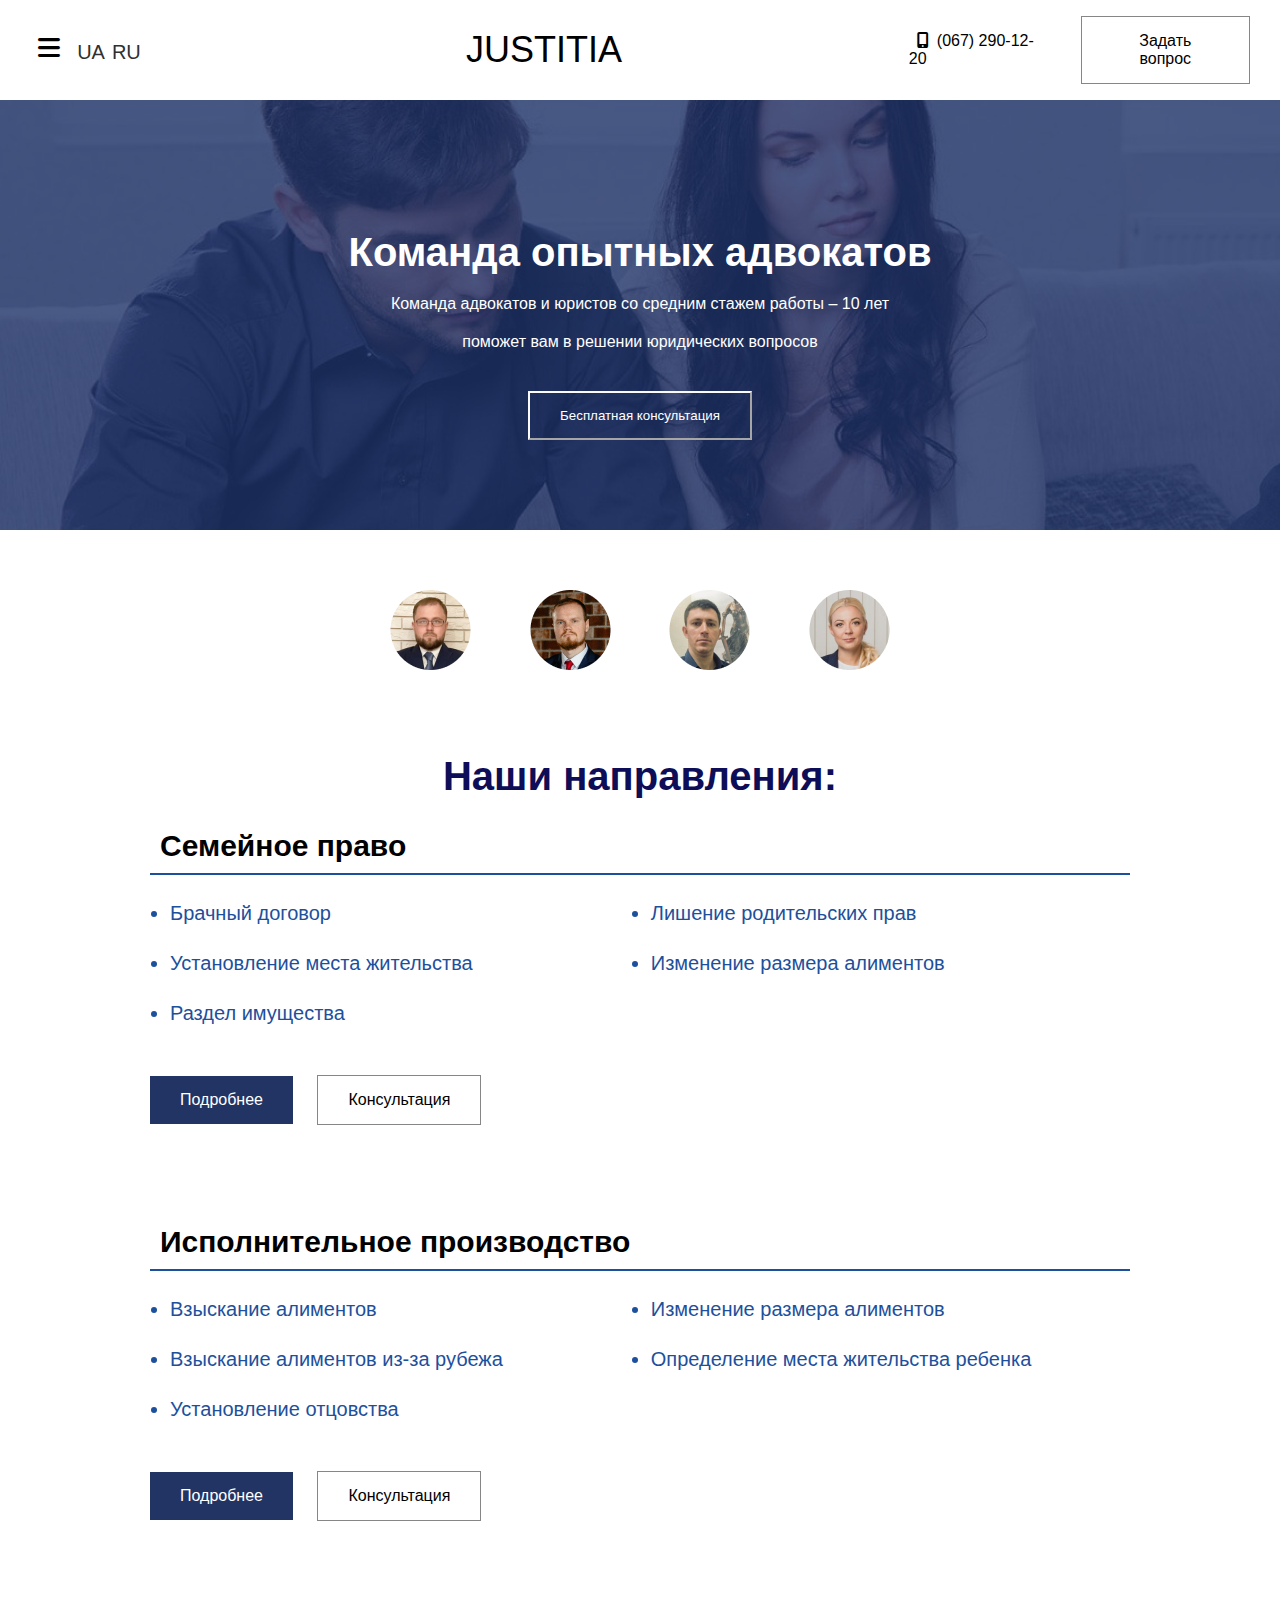
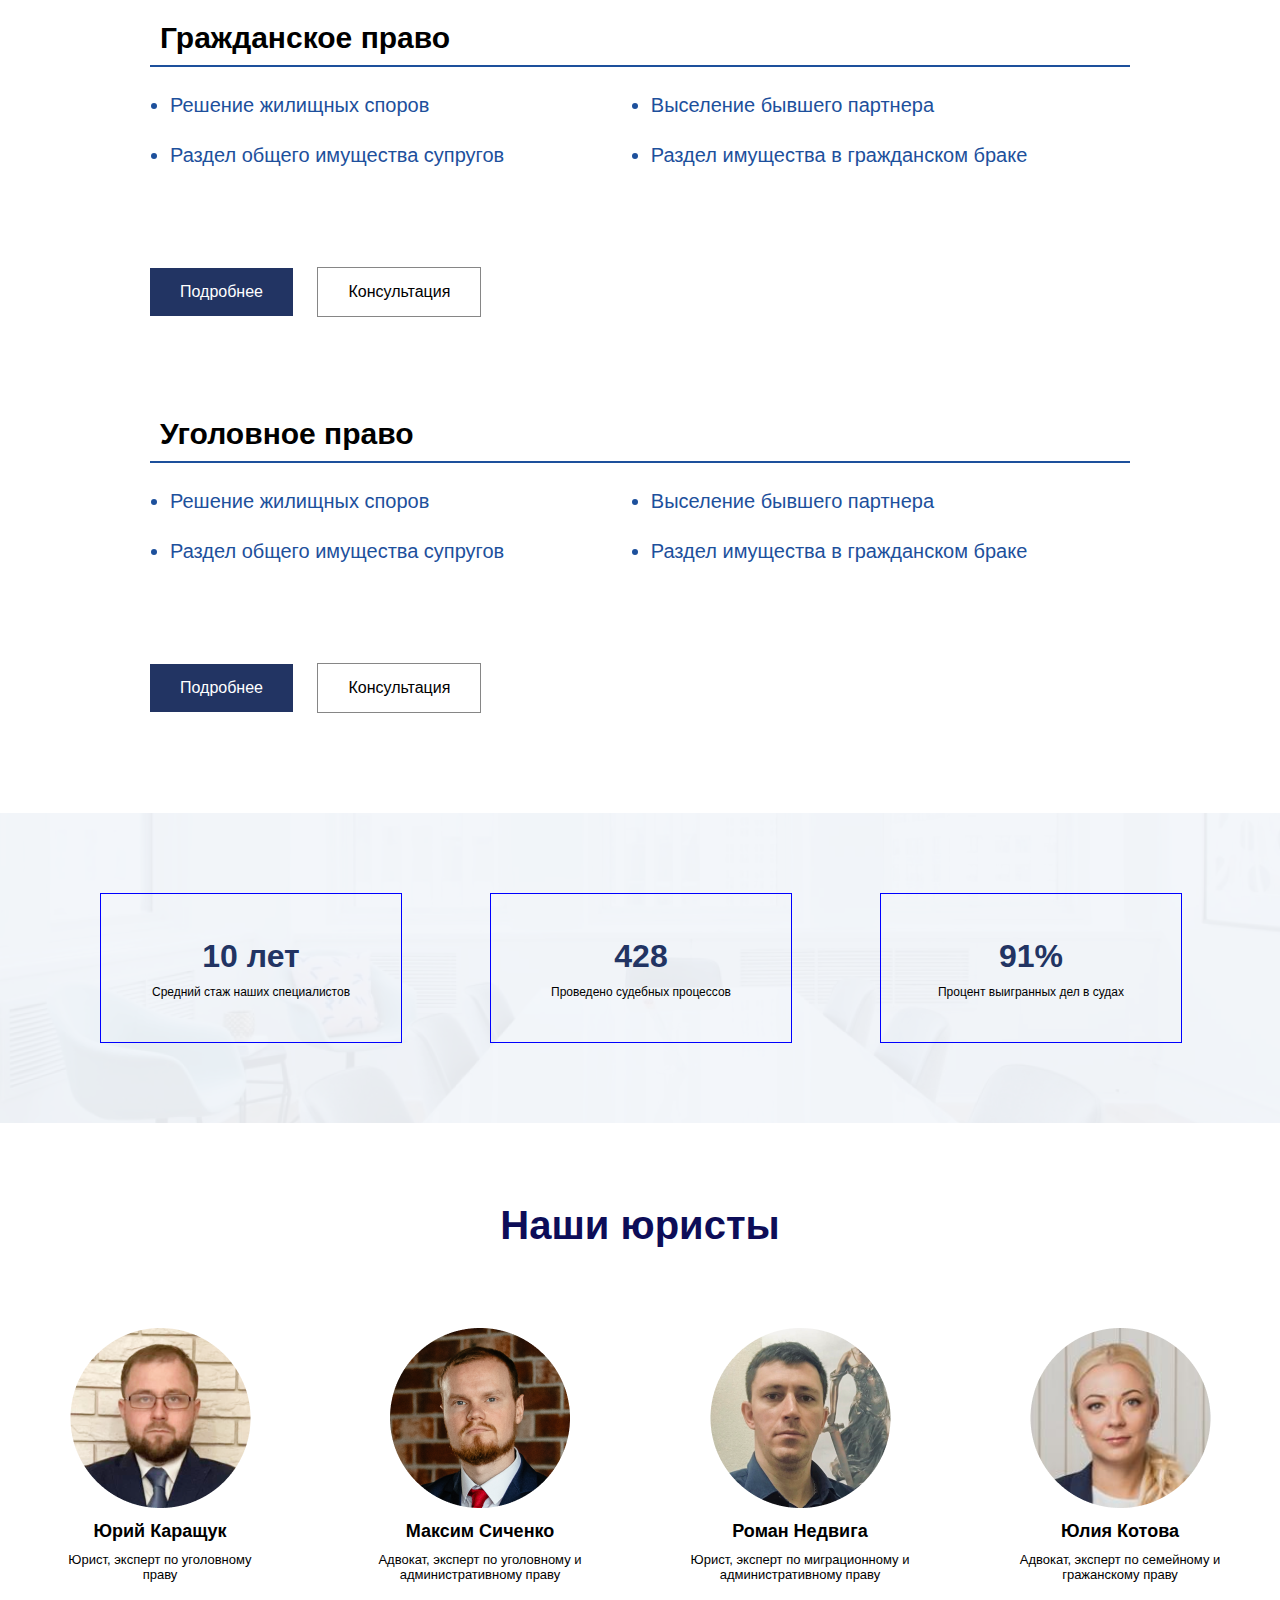
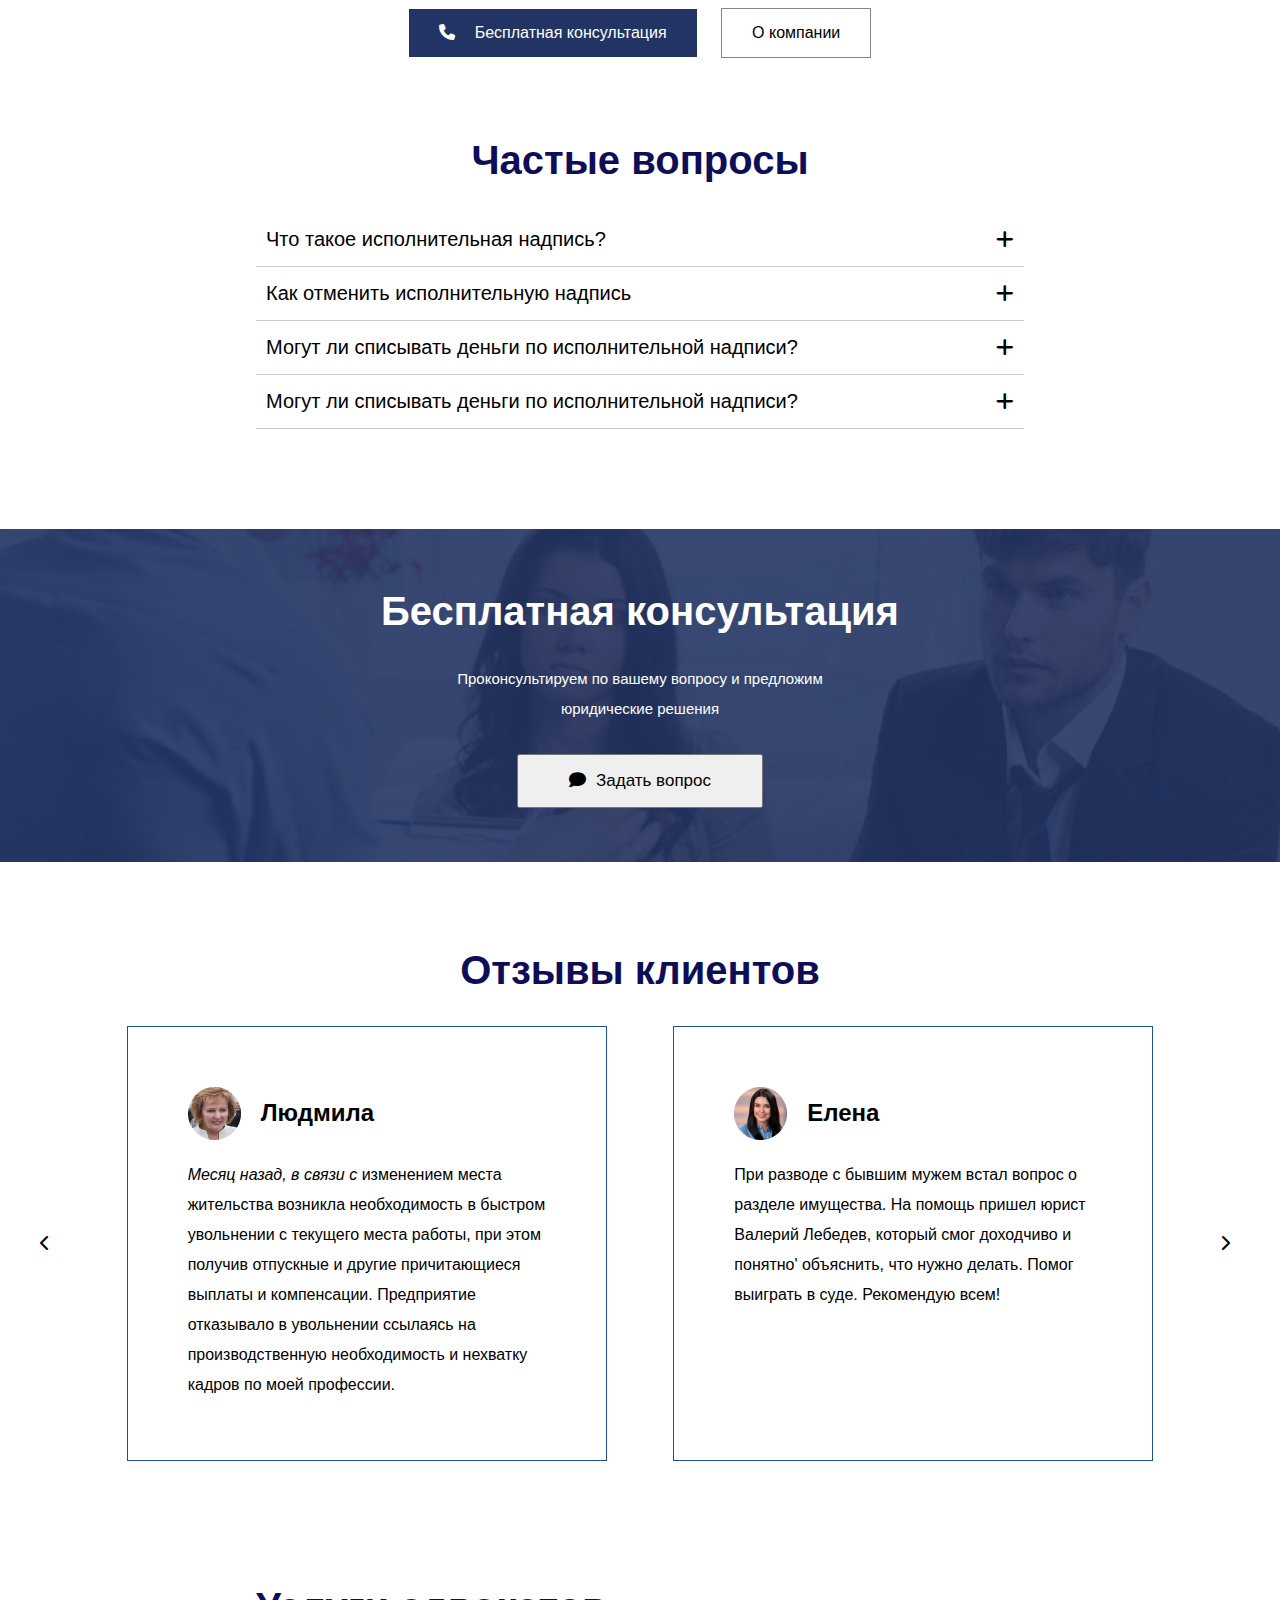
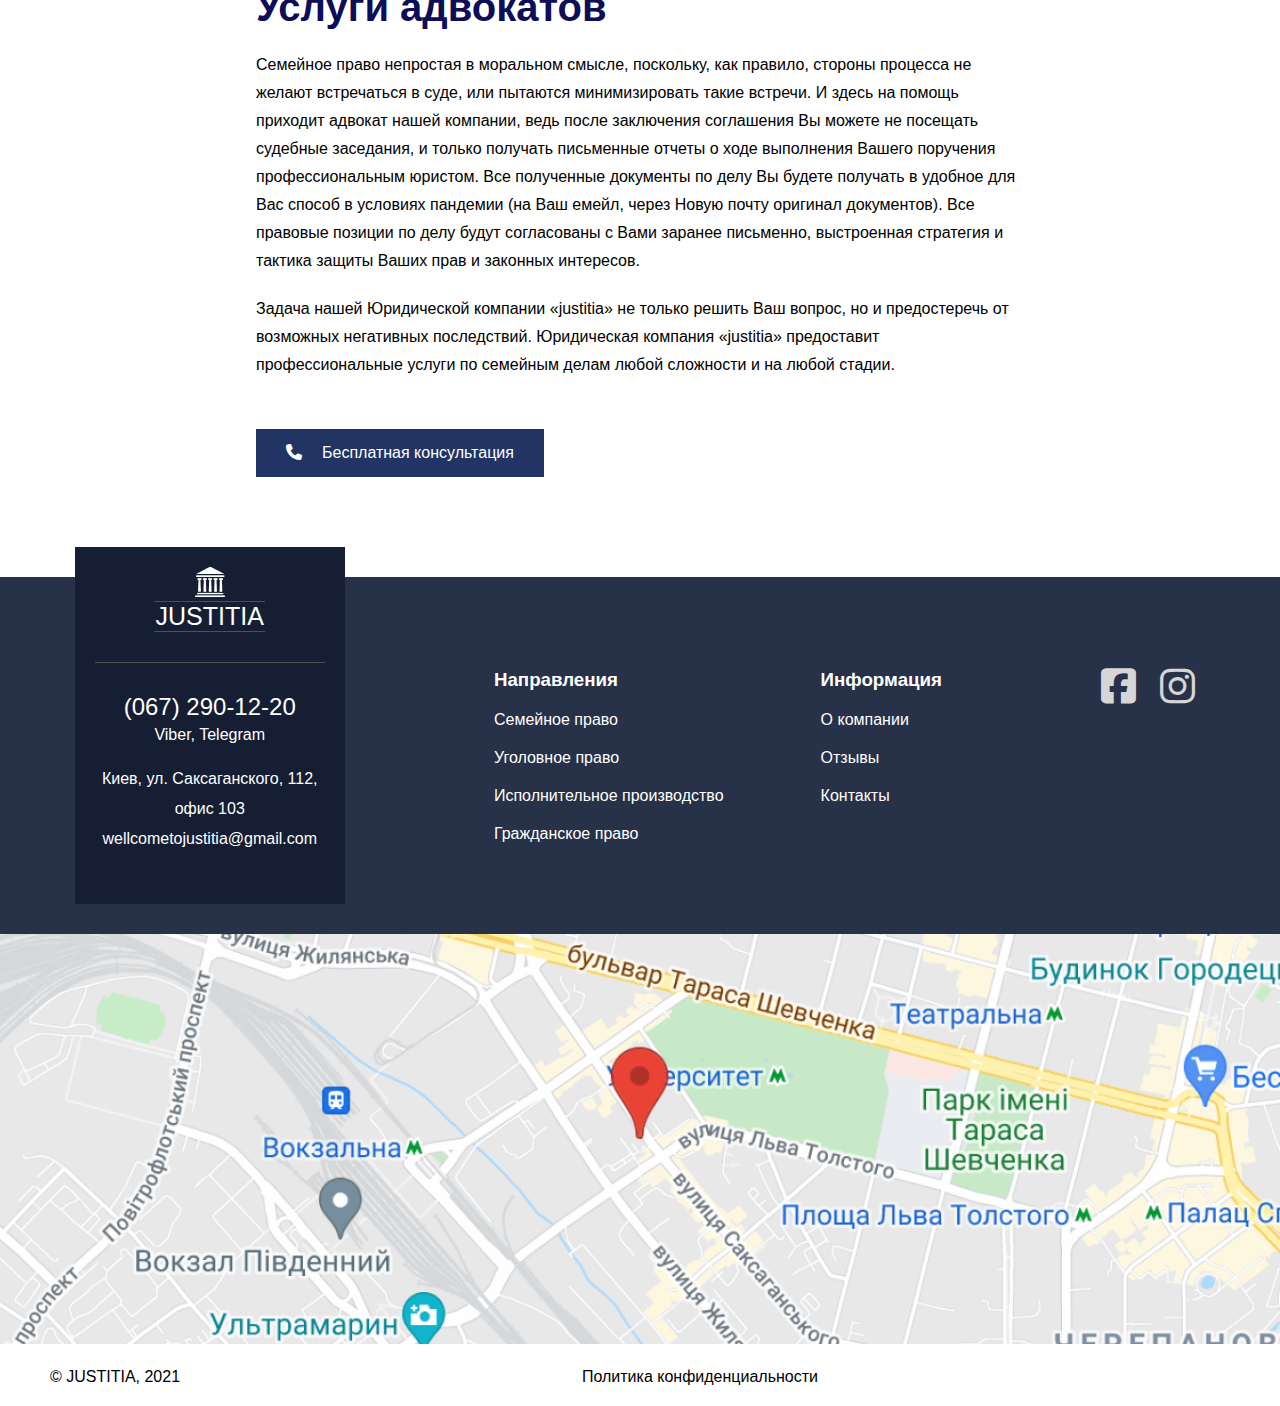
<file: Examen_4/index.html>
<!DOCTYPE html>
<html lang="en">

<head>
    <meta charset="UTF-8" />
    <meta name="viewport" content="width=device-width, initial-scale=1.0" />
    <link rel="stylesheet" href="./style.css" />
    <link rel="stylesheet" href="./fontawesome-free-6.5.2-web/css/all.css" />
    <title>Document</title>
</head>

<body>
    <menu>
        <div class="box1">
            <i class="fa-solid fa-bars"></i>
            <div class="language">
                <a href="">UA</a>
                <a href="">RU</a>
            </div>
        </div>
        <div class="box2">
            <h1>justitia</h1>
        </div>
        <div class="box3">
            <p><i class="fa-solid fa-mobile-screen-button"></i>(067) 290-12-20</p>
            <button class="button1">Задать вопрос</button>
        </div>
        <div class="icon_media1">
            <i class="fa-solid fa-comment"></i>
            <i class="fa-solid fa-phone"></i>
        </div>
    </menu>
    <div class="body1">
        <h1>Команда опытных адвокатов</h1>
        <p>Команда адвокатов и юристов со средним стажем работы – 10 лет</p>
        <p>поможет вам в решении юридических вопросов</p>
        <button>Бесплатная консультация</button>
    </div>
    <div class="image1">
        <img src="./Frame 50.png" alt="" />
        <img src="./Frame 51.png" alt="" />
        <img src="./Frame 52.png" alt="" />
        <img src="./Frame 53.png" alt="" />
    </div>
    <h1 class="h11">Наши направления:</h1>
    <div class="body2">
        <h1 class="name">Семейное право</h1>
        <div class="list1">
            <ul>
                <li>Брачный договор<i class="fa-solid fa-chevron-right"></i></li>
            </ul>
            <ul>
                <li>
                    Лишение родительских прав <i class="fa-solid fa-chevron-right"></i>
                </li>
            </ul>
            <ul>
                <li>
                    Установление места жительства<i class="fa-solid fa-chevron-right"></i>
                </li>
            </ul>
            <ul>
                <li>
                    Изменение размера алиментов<i class="fa-solid fa-chevron-right"></i>
                </li>
            </ul>
            <ul>
                <li>Раздел имущества<i class="fa-solid fa-chevron-right"></i></li>
            </ul>
            <ul>
                <li class="n5">
                    Раздел имущества при разводе<i class="fa-solid fa-chevron-right"></i>
                </li>
            </ul>
            <ul>
                <li class="n5">
                    Взыскание алиментов через судр<i class="fa-solid fa-chevron-right"></i>
                </li>
            </ul>
            <ul>
                <li class="n5">
                    Запрет прав на общение с ребенком<i class="fa-solid fa-chevron-right"></i>
                </li>
            </ul>
        </div>
        <div class="bitonho1">
            <button class="button2">Подробнее</button>
            <button class="button1">Консультация</button>
        </div>

        <h1 class="name">Исполнительное производство</h1>
        <div class="list1">
            <ul>
                <li>Взыскание алиментов<i class="fa-solid fa-chevron-right"></i></li>
            </ul>
            <ul>
                <li>
                    Изменение размера алиментов
                    <i class="fa-solid fa-chevron-right"></i>
                </li>
            </ul>
            <ul>
                <li>
                    Взыскание алиментов из-за рубежа<i class="fa-solid fa-chevron-right"></i>
                </li>
            </ul>
            <ul>
                <li>
                    Определение места жительства ребенка<i class="fa-solid fa-chevron-right"></i>
                </li>
            </ul>
            <ul>
                <li>
                    Установление отцовства<i class="fa-solid fa-chevron-right"></i>
                </li>
            </ul>
            <ul>
                <li class="n5">
                    Раздел имущества при разводе<i class="fa-solid fa-chevron-right"></i>
                </li>
            </ul>
            <ul>
                <li class="n5">
                    Взыскание алиментов через судр<i class="fa-solid fa-chevron-right"></i>
                </li>
            </ul>
            <ul>
                <li class="n5">
                    Запрет прав на общение с ребенком<i class="fa-solid fa-chevron-right"></i>
                </li>
            </ul>
        </div>
        <div class="bitonho1">
            <button class="button2">Подробнее</button>
            <button class="button1">Консультация</button>
        </div>

        <h1 class="name">Гражданское право</h1>
        <div class="list1">
            <ul>
                <li>
                    Решение жилищных споров<i class="fa-solid fa-chevron-right"></i>
                </li>
            </ul>
            <ul>
                <li>
                    Выселение бывшего партнера <i class="fa-solid fa-chevron-right"></i>
                </li>
            </ul>
            <ul>
                <li>
                    Раздел общего имущества супругов<i class="fa-solid fa-chevron-right"></i>
                </li>
            </ul>
            <ul>
                <li>
                    Раздел имущества в гражданском браке<i class="fa-solid fa-chevron-right"></i>
                </li>
            </ul>
            <ul>
                <li class="n5">
                    Раздел имущества<i class="fa-solid fa-chevron-right"></i>
                </li>
            </ul>
            <ul>
                <li class="n5">
                    Раздел имущества при разводе<i class="fa-solid fa-chevron-right"></i>
                </li>
            </ul>
            <ul>
                <li class="n5">
                    Взыскание алиментов через судр<i class="fa-solid fa-chevron-right"></i>
                </li>
            </ul>
            <ul>
                <li class="n5">
                    Запрет прав на общение с ребенком<i class="fa-solid fa-chevron-right"></i>
                </li>
            </ul>
        </div>
        <div class="bitonho1">
            <button class="button2">Подробнее</button>
            <button class="button1">Консультация</button>
        </div>

        <h1 class="name">Уголовное право</h1>
        <div class="list1">
            <ul>
                <li>
                    Решение жилищных споров<i class="fa-solid fa-chevron-right"></i>
                </li>
            </ul>
            <ul>
                <li>
                    Выселение бывшего партнера<i class="fa-solid fa-chevron-right"></i>
                </li>
            </ul>
            <ul>
                <li>
                    Раздел общего имущества супругов<i class="fa-solid fa-chevron-right"></i>
                </li>
            </ul>
            <ul>
                <li>
                    Раздел имущества в гражданском браке<i class="fa-solid fa-chevron-right"></i>
                </li>
            </ul>
            <ul>
                <li class="n5">
                    Раздел имущества<i class="fa-solid fa-chevron-right"></i>
                </li>
            </ul>
            <ul>
                <li class="n5">
                    Раздел имущества при разводе<i class="fa-solid fa-chevron-right"></i>
                </li>
            </ul>
            <ul>
                <li class="n5">
                    Взыскание алиментов через судр<i class="fa-solid fa-chevron-right"></i>
                </li>
            </ul>
            <ul>
                <li class="n5">
                    Запрет прав на общение с ребенком<i class="fa-solid fa-chevron-right"></i>
                </li>
            </ul>
        </div>
        <div class="bitonho1">
            <button class="button2">Подробнее</button>
            <button class="button1">Консультация</button>
        </div>
    </div>
    <div class="body3">
        <div class="cont1">
            <div class="bo1">
                <h1>10 лет</h1>
                <p>Средний стаж наших специалистов</p>
            </div>
            <div class="bo1">
                <h1>428</h1>
                <p>Проведено судебных процессов</p>
            </div>
            <div class="bo1">
                <h1>91%</h1>
                <p>Процент выигранных дел в судах</p>
            </div>
        </div>
    </div>

    <h1 class="h11 h12">Наши юристы</h1>
    <div class="yurist">
        <div class="profel">
            <img src="./Mask Group5.png" alt="" />
            <h3>Юрий Каращук</h3>
            <p>Юрист, эксперт по уголовному праву</p>
        </div>
        <div class="profel">
            <img src="./Mask Group6.png" alt="" />
            <h3>Максим Сиченко</h3>
            <p>Адвокат, эксперт по уголовному и административному праву</p>
        </div>
        <div class="profel">
            <img src="./Mask Group8.png" alt="" />
            <h3>Роман Недвига</h3>
            <p>Юрист, эксперт по миграционному и административному праву</p>
        </div>
        <div class="profel">
            <img src="./Mask Group9.png" alt="" />
            <h3>Юлия Котова</h3>
            <p>Адвокат, эксперт по семейному и гражанскому праву</p>
        </div>
    </div>
    <div class="butn2">
        <button class="button2">
            <i class="fa-solid fa-phone"></i>Бесплатная консультация
        </button>
        <button class="button1">О компании</button>
    </div>
    <h1 class="h11">Частые вопросы</h1>
    <div class="savol">
        <div class="flex f1">
            <div>Что такое исполнительная надпись?</div>
            <div><i class="fa-solid fa-plus"></i></div>
        </div>
        <div class="flex">
            <div>Как отменить исполнительную надпись</div>
            <div><i class="fa-solid fa-plus"></i></div>
        </div>
        <div class="flex">
            <div>Могут ли списывать деньги по исполнительной надписи?</div>
            <div><i class="fa-solid fa-plus"></i></div>
        </div>
        <div class="flex">
            <div>Могут ли списывать деньги по исполнительной надписи?</div>
            <div><i class="fa-solid fa-plus"></i></div>
        </div>
    </div>
    <div class="body4">
        <h1>Бесплатная консультация</h1>
        <p>
            Проконсультируем по вашему вопросу и предложим <br />
            юридические решения
        </p>
        <button class="buton3">
            <i class="fa-solid fa-comment"></i>Задать вопрос
        </button>
    </div>
    <h1 class="h11 h15">Отзывы клиентов</h1>
    <div class="body5">
        <i class="fa-solid fa-chevron-left" id="left"></i>
        <div class="lyudmila">
            <div class="df">
                <img src="./Mask Group3.png" alt="" />
                <h2>Людмила</h2>
            </div>
            <p>
                <i>Месяц назад, в связи с </i>изменением места жительства возникла
                необходимость в быстром увольнении с текущего места работы, при этом
                получив отпускные и другие причитающиеся выплаты и компенсации.
                Предприятие отказывало в увольнении ссылаясь на производственную
                необходимость и нехватку кадров по моей профессии.
            </p>
            <p class="nuqta">...</p>
        </div>
        <div class="elana">
            <div class="df">
                <img src="./Mask Group4.png" alt="" />
                <h2>Елена</h2>
            </div>
            <p>
                При разводе с бывшим мужем встал вопрос о разделе имущества. На помощь
                пришел юрист Валерий Лебедев, который смог доходчиво и понятно'
                объяснить, что нужно делать. Помог выиграть в суде. Рекомендую всем!
            </p>
        </div>
        <i class="fa-solid fa-chevron-right" id="right"></i>
    </div>
    <div class="body6">
        <h1 class="h11 h13">Услуги адвокатов</h1>
        <p>
            Семейное право непростая в моральном смысле, поскольку, как правило,
            стороны процесса не желают встречаться в суде, или пытаются
            минимизировать такие встречи. И здесь на помощь приходит адвокат нашей
            компании, ведь после заключения соглашения Вы можете не посещать
            судебные заседания, и только получать письменные отчеты о ходе
            выполнения Вашего поручения профессиональным юристом. Все полученные
            документы по делу Вы будете получать в удобное для Вас способ в условиях
            пандемии (на Ваш емейл, через Новую почту оригинал документов). Все
            правовые позиции по делу будут согласованы с Вами заранее письменно,
            выстроенная стратегия и тактика защиты Ваших прав и законных интересов.
        </p>
        <p>
            Задача нашей Юридической компании «justitia» не только решить Ваш
            вопрос, но и предостеречь от возможных негативных последствий.
            Юридическая компания «justitia» предоставит профессиональные услуги по
            семейным делам любой сложности и на любой стадии.
        </p>
        <button class="button2 button4">
            <i class="fa-solid fa-phone"></i>Бесплатная консультация
        </button>
    </div>
    <div class="body7">
        <div class="boxx1">
            <img src="./image 1 (Traced).png" alt="" />
            <h1 class="h6">justitia</h1>
            <h2 class="tel">(067) 290-12-20</h2>
            <p class="adres">Viber, Telegram</p>
            <p class="adres2">
                Киев, ул. Саксаганского, 112, офис 103 wellcometojustitia@gmail.com
            </p>
        </div>
        <div class="informatsia">
            <div class="in1">
                <h3>Направления</h3>
                <p><a href="">Семейное право</a></p>
                <p><a href="">Уголовное право</a></p>
                <p><a href="">Исполнительное производство</a></p>
                <p><a href="">Гражданское право</a></p>
            </div>
            <div class="in1">
                <h3>Информация</h3>
                <p><a href="">О компании</a></p>
                <p><a href="">Отзывы</a></p>
                <p><a href="">Контакты</a></p>
            </div>
        </div>
        <div class="icon_pas">
            <a href=""><i class="fa-brands fa-square-facebook"></i></a>
            <a href=""><i class="fa-brands fa-instagram"></i></a>
        </div>
    </div>
    <img src="./Rectangle 161.png" alt="" id="img" />
    <footer>
        <p>© JUSTITIA, 2021</p>
        <p>Политика конфиденциальности</p>
    </footer>
</body>

</html>
</file>
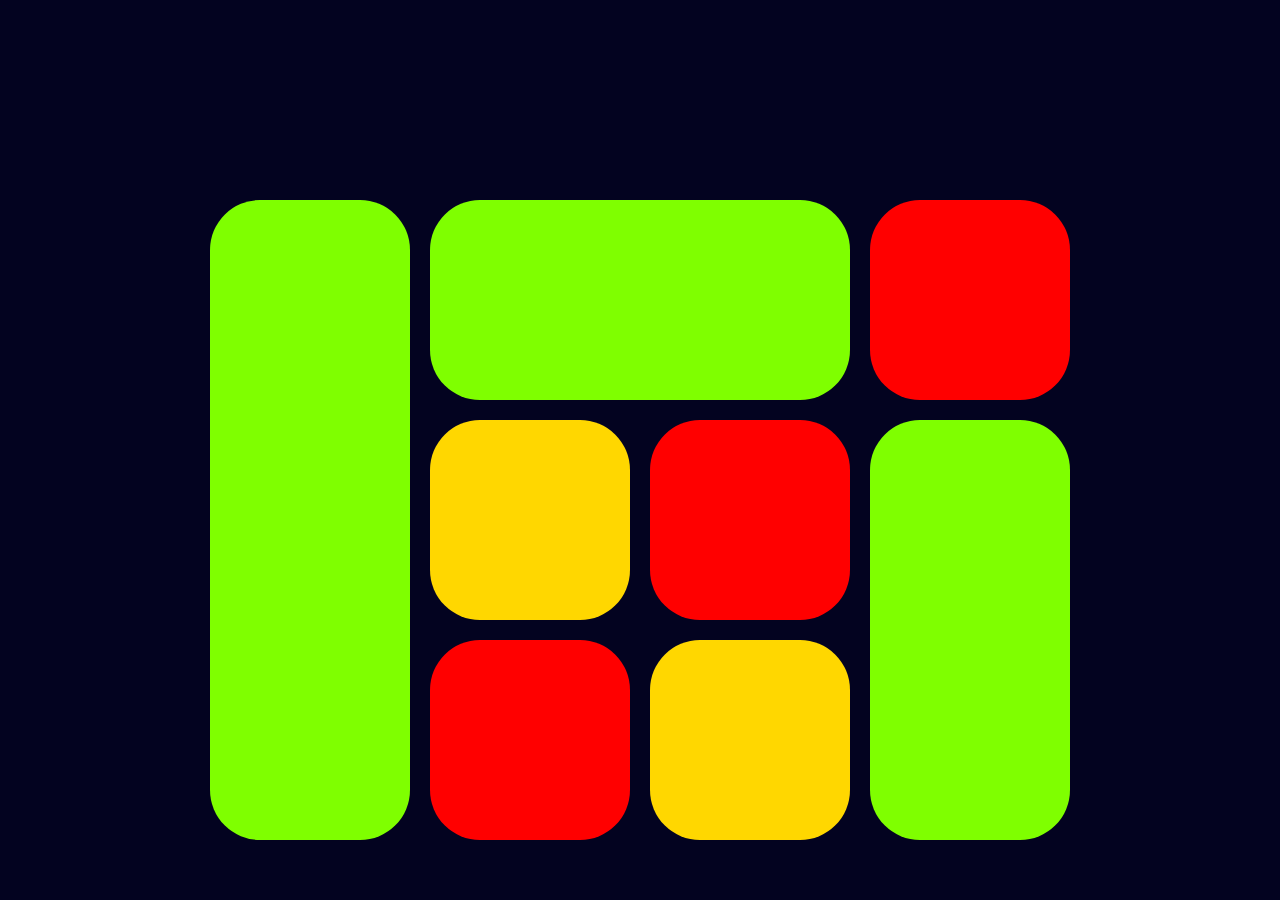
<file: lesson1/home/index.html>
<!DOCTYPE html>
<html lang="en">

<head>
    <meta charset="UTF-8">
    <meta name="viewport" content="width=device-width, initial-scale=1.0">
    <title>Document</title>
    <link rel="stylesheet" href="./style.css">
</head>

<body>
    <div class="cintener">
        <div class="box box1"></div>
        <div class="box box2"></div>
        <div class="box box3"></div>
        <div class="box box4"></div>
        <div class="box box6"></div>
        <div class="box box7"></div>
        <div class="box box5"></div>
        <diFv class="box box8"></div>
    </div>
</body>

</html>
</file>
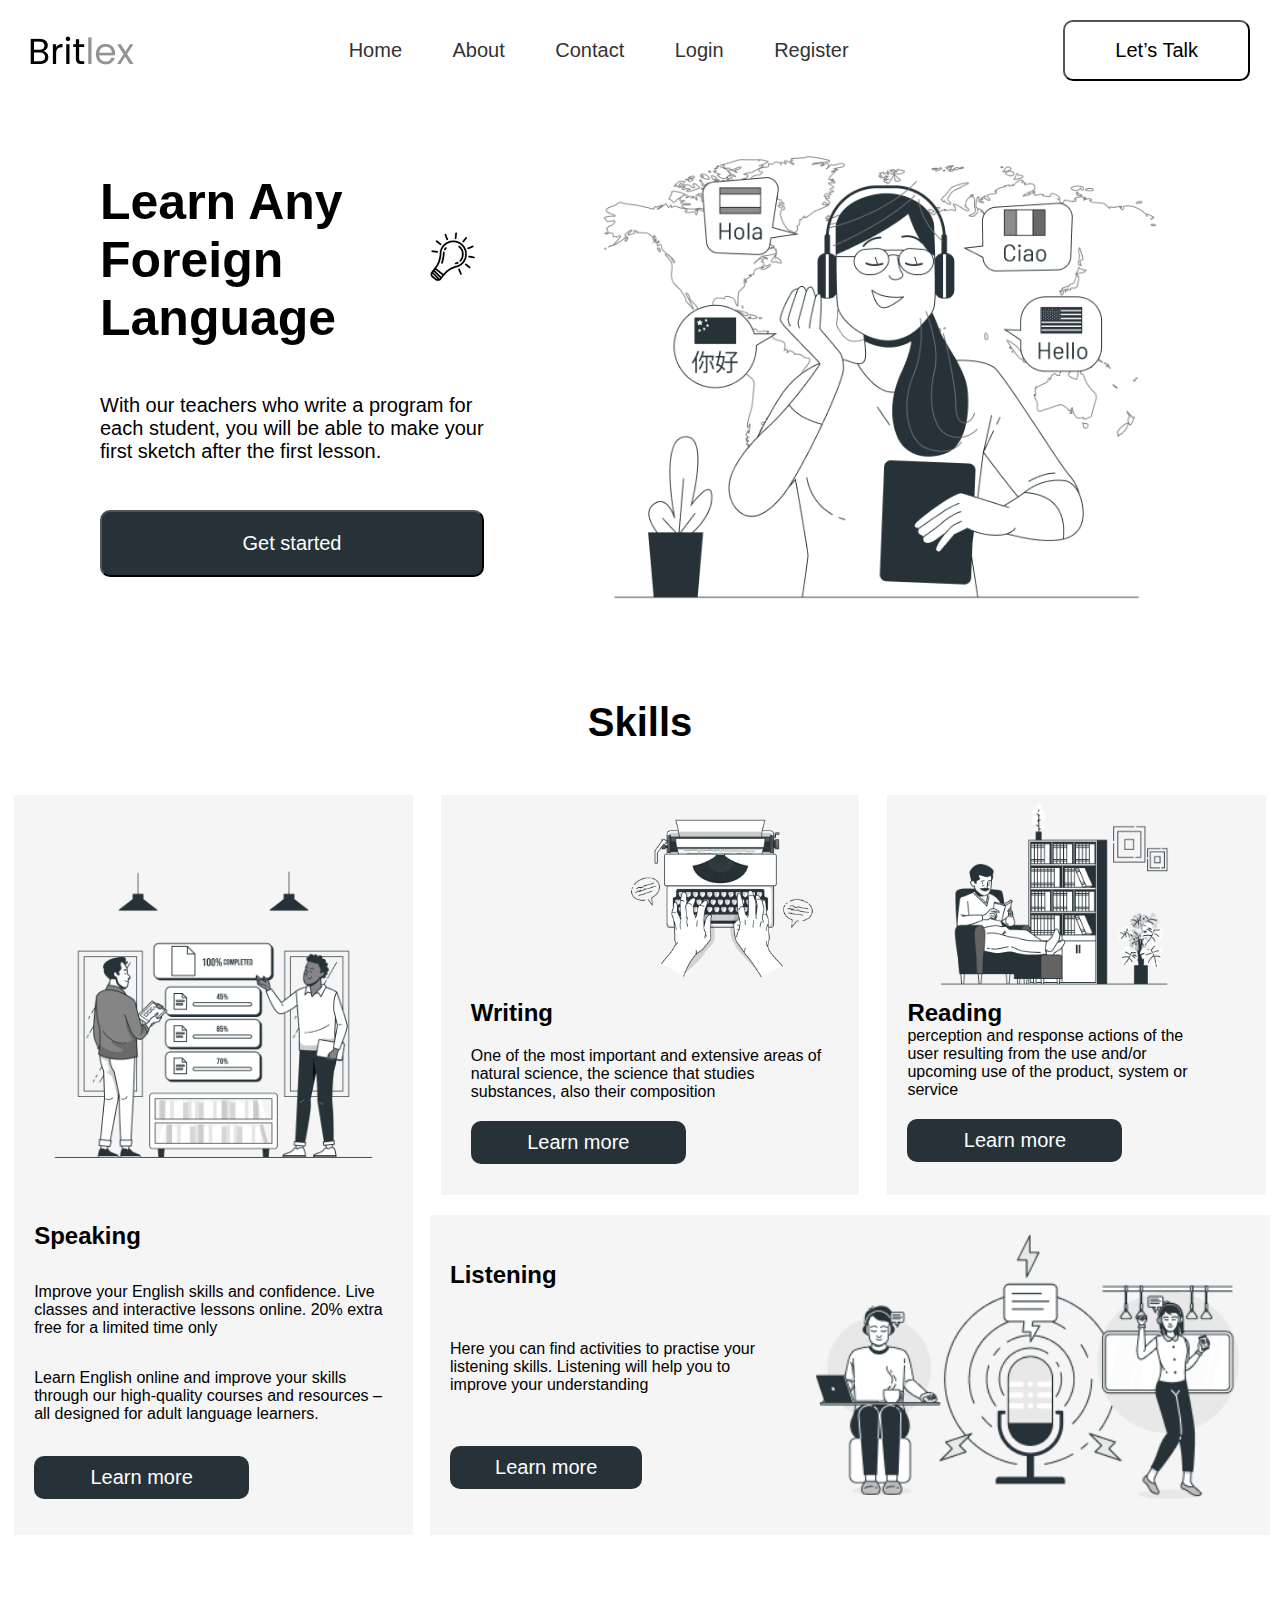
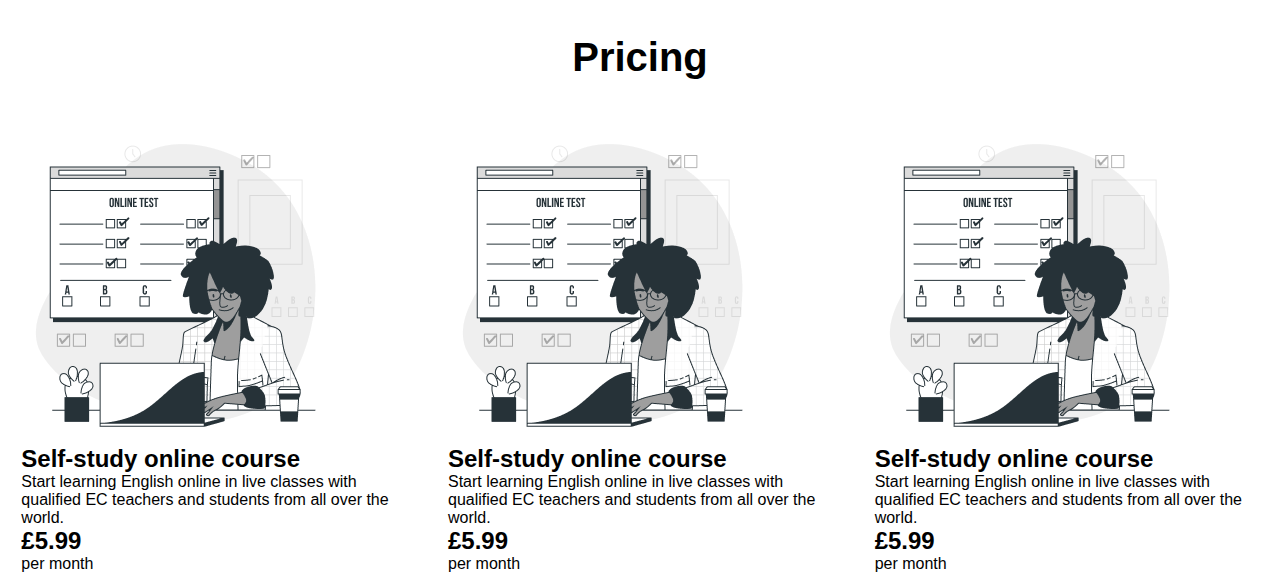
<file: lesson3/practica/index.html>
<!DOCTYPE html>
<html lang="en">
  <head>
    <meta charset="UTF-8" />
    <meta name="viewport" content="width=device-width, initial-scale=1.0" />
    <title>Document</title>
    <link rel="stylesheet" href="./style.css" />
  </head>
  <body>
    <menu>
      <img src="./Britlex.png" alt="" />
      <div class="menyu">
        <a href="index.php">Home</a>
        <a href="about.php">About</a>
        <a href="contact.php">Contact</a>
        <a href="login.php">Login</a>
        <a href="register.php">Register</a>
      </div>
      <button>Let’s Talk</button>
    </menu>
    <div class="body1">
      <div class="text1">
        <div class="box1">
          <h1>Learn Any Foreign Language</h1>
          <img src="./Group.png" alt="" class="img1" />
        </div>
        <p>
          With our teachers who write a program for each student, you will be
          able to make your first sketch after the first lesson.
        </p>
        <button>Get started</button>
      </div>
      <img src="./Learning languages-bro 1.png" alt="" class="img2">
    </div>
    <h1 class="h11">Skills</h1>
    <div class="body2">
      <div class="box11">
        <img src="./Shared goals-bro 1.png" alt="">
        <h2>Speaking</h2>
        <p>Improve your English skills and confidence. 
          Live classes and interactive lessons online. 
          20% extra free for a limited time only </p><p>
          
          Learn English online and improve your 
          skills through our high-quality courses
          and resources – all designed for adult language learners.</p>
          <button class="button2">Learn more</button>
      </div>
      <div class="box2">
        <img src="./Typewriter-bro 1.png" alt="">
        <h2>Writing</h2>
        <p>One of the most important and extensive 
          areas of natural science, the science that 
          studies substances, also their composition </p>
          <button class="button2">Learn more</button>
      </div>
      <div class="box3"> 
        <img src="./House bookshelves-bro 1.png" alt="">
        <h2>Reading</h2>
        <p>perception and response actions of the user
          resulting from the use and/or upcoming use 
          of the product, system or service</p>
          <button class="button2">Learn more</button>
      </div>
      <div class="box4">
        <div class="text3">
          <h2>Listening</h2>
          <p>Here you can find activities to practise
            your listening skills. Listening will help you
            to improve your understanding   </p>
          <button class="button2">Learn more</button>
        </div>
        <img src="./Podcast audience-bro 1.png" alt="">
      </div>
    </div>
    <h1 class="h11">Pricing</h1>
    <div class="body2">
      <div class="bo1">
        <img src="./Online test-bro 1.png" alt="">
        <h2>Self-study online course</h2>
        <p>Start learning English online in live classes
          with qualified EC teachers and students 
          from all over the world.</p>
          <p> <h2>£5.99</h2>
            per month</p>
      </div>
      <div class="bo2">
        <img src="./Online test-bro 1.png" alt="">
        <h2>Self-study online course</h2>
        <p>Start learning English online in live classes
          with qualified EC teachers and students 
          from all over the world.</p>
          <p> <h2>£5.99</h2>
            per month</p>
      </div>
      <div class="bo3">
        <img src="./Online test-bro 1.png" alt="">
        <h2>Self-study online course</h2>
        <p>Start learning English online in live classes
          with qualified EC teachers and students 
          from all over the world.</p>
          <p> <h2>£5.99</h2>
            per month</p>
      </div>
    </div>
  </body>
</html>
</file>
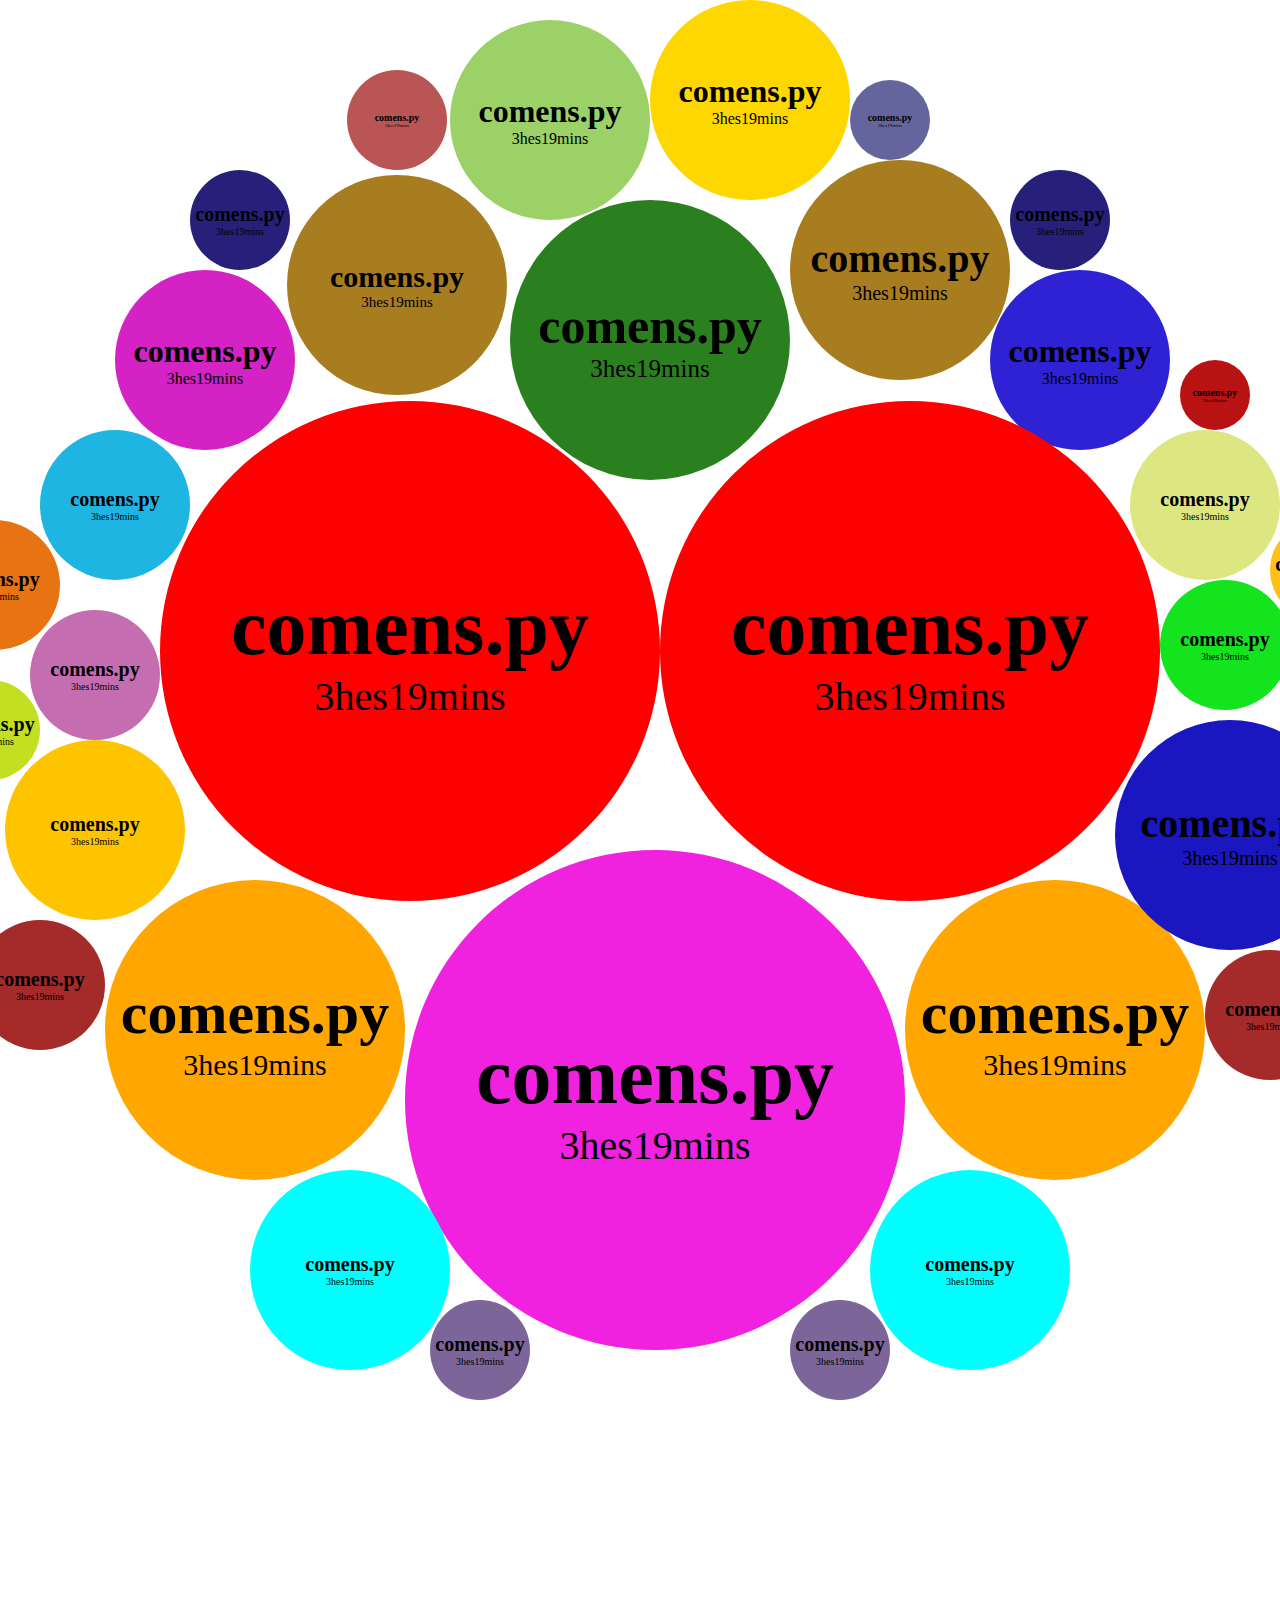
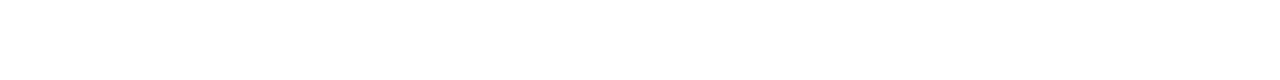
<file: lesson1/pract/ind.html>
<!DOCTYPE html>
<html lang="en">
<head>
  <meta charset="UTF-8">
  <meta name="viewport" content="width=device-width, initial-scale=1.0">
  <title>Document</title>
  <link rel="stylesheet" href="./style.css">
</head>
<body>
  <div class="contener1">
    <div class="a333"><h1>comens.py</h1><p>3hes19mins</p></div>
    <div class="a2"></div>
    <div class="a1 a11"><h1>comens.py</h1><p>3hes19mins</p></div>
    <div class="a1"><h1>comens.py</h1><p>3hes19mins</p></div>
    <div class="a2"></div>
    <div class="a33"><h1>comens.py</h1><p>3hes19mins</p></div>
  </div>
  <div class="contener2">
    <div class=" b1 ab1"><h1>comens.py</h1><p>3hes19mins</p></div>
    <div class="b44"><h1>comens.py</h1><p>3hes19mins</p></div>
    <div class="b1 bb1"><h1>comens.py</h1><p>3hes19mins</p></div>
    <div class="b1 bbbb1"><h1>comens.py</h1><p>3hes19mins</p></div>
    <div class="b1  bbb1"><h1>comens.py</h1><p>3hes19mins</p></div>
    <div class="b44"><h1>comens.py</h1><p>3hes19mins</p></div>
    <div class="b1 ab2"><h1>comens.py</h1><p>3hes19mins</p></div>
  </div>
  <div class="contener3">
    <div class="c455"><h1>comens.py</h1><p>3hes19mins</p></div>
    <div class="c444"><h1>comens.py</h1><p>3hes19mins</p></div>
    <div class="c45"><h1>comens.py</h1><p>3hes19mins</p></div>
    <div class="cc2"><h1>comens.py</h1><p>3hes19mins</p></div>
    <div class="c1"><h1>comens.py</h1><p>3hes19mins</p></div>
    <div class="c1"><h1>comens.py</h1><p>3hes19mins</p></div>
    <div class="c2"><h1>comens.py</h1><p>3hes19mins</p></div>
    <div class="c3"><h1>comens.py</h1><p>3hes19mins</p></div>
    <div class="c44"><h1>comens.py</h1><p>3hes19mins</p></div>
    <div class="c445"><h1>comens.py</h1><p>3hes19mins</p></div>
    <div class="c4555"><h1>comens.py</h1><p>3hes19mins</p></div>
  </div>
  <div class="contener4">
    <div class="e7 e8"><h1>comens.py</h1><p>3hes19mins</p></div>
    <div class="d33"><h1>comens.py</h1><p>3hes19mins</p></div>    
    <div class="d2"><h1>comens.py</h1><p>3hes19mins</p></div>
    <div class="d1"><h1>comens.py</h1><p>3hes19mins</p></div>
    <div class="d2"><h1>comens.py</h1><p>3hes19mins</p></div>
    <div class="d3"><h1>comens.py</h1><p>3hes19mins</p></div>    
    <div class="e7 e9"><h1>comens.py</h1><p>3hes19mins</p></div>
  </div>
  <div class="contener5">
    <div class="e4 e5"><h1>comens.py</h1><p>3hes19mins</p></div>
    <div class="e1 e2"><h1>comens.py</h1><p>3hes19mins</p></div>
    <div class="e1 e3"><h1>comens.py</h1><p>3hes19mins</p></div>
    <div class="e4 e6"><h1>comens.py</h1><p>3hes19mins</p></div>

  </div>
</body>
</html>
</file>
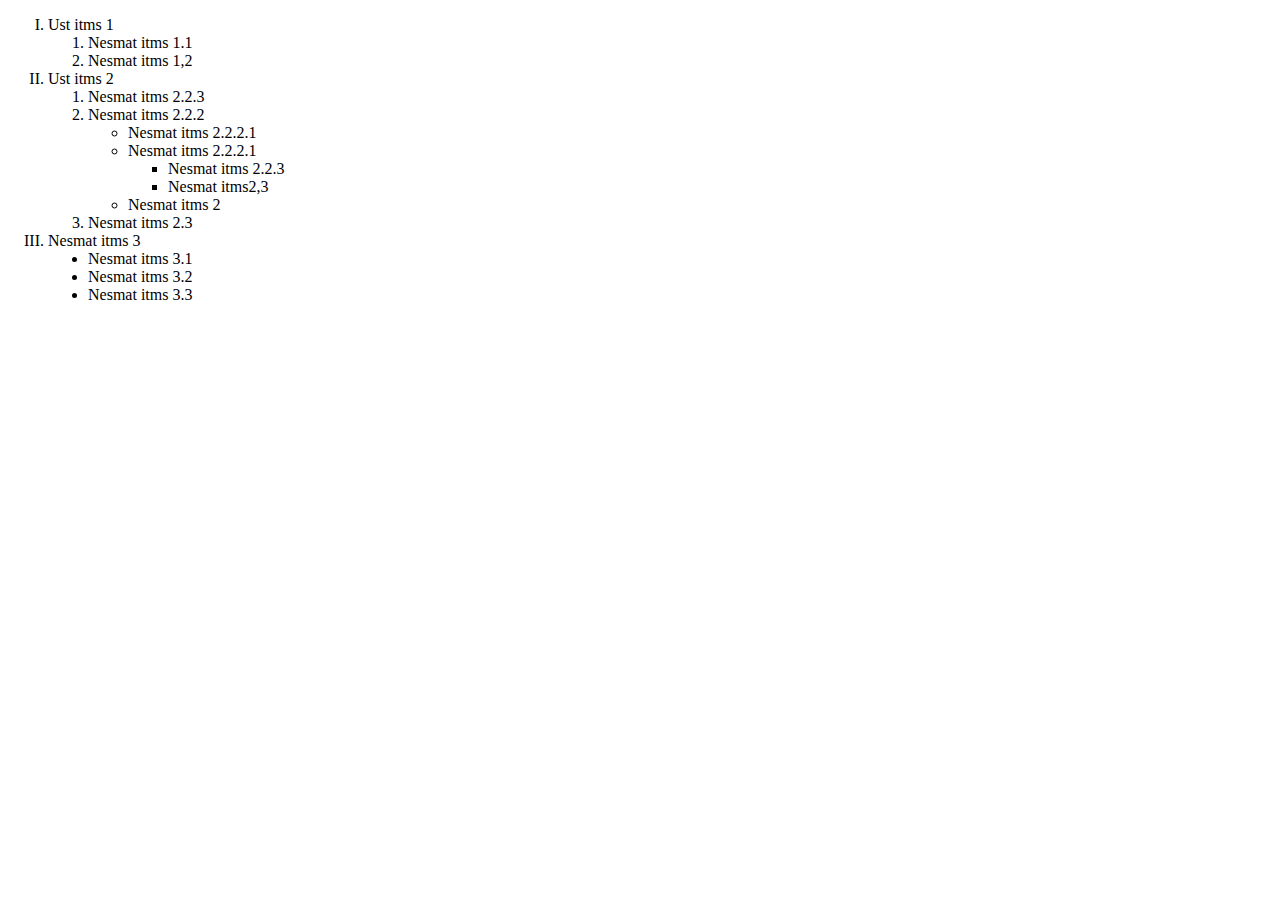
<file: lesson2/pract_3/i.html>
<!DOCTYPE html>
<html lang="en">
<head>
    <meta charset="UTF-8">
    <meta name="viewport" content="width=device-width, initial-scale=1.0">
    <title>Document</title>
    <style>
        .a{
            list-style-type: circle;
        }
        .b{
            list-style-type: disc;
        }
    </style>
</head>
<body>
    <ol type="I">
        <li>Ust itms 1</li>
        <ol start="a">
            <li>Nesmat itms 1.1</li>
            <li>Nesmat itms 1,2</li>
        </ol>
        <li>Ust itms 2</li>
        <ol start="a">
            <li>Nesmat itms 2.2.3</li>
            <li>Nesmat itms 2.2.2</li>
            <ul class="a">
                <li>Nesmat itms 2.2.2.1</li>
                <li>Nesmat itms 2.2.2.1</li>
                <ul>
                    <li>Nesmat itms 2.2.3</li>
                    <li>Nesmat itms2,3</li>
                </ul>
                <li>Nesmat itms 2</li>
            </ul>
            <li>Nesmat itms 2.3</li>
        </ol>
        <li>Nesmat itms 3</li>
        <ul class="b">
            <li>Nesmat itms 3.1</li>
            <li>Nesmat itms 3.2</li>
            <li>Nesmat itms 3.3</li>
        </ul>
    </ol>
    
    
</body>
</html>
</file>
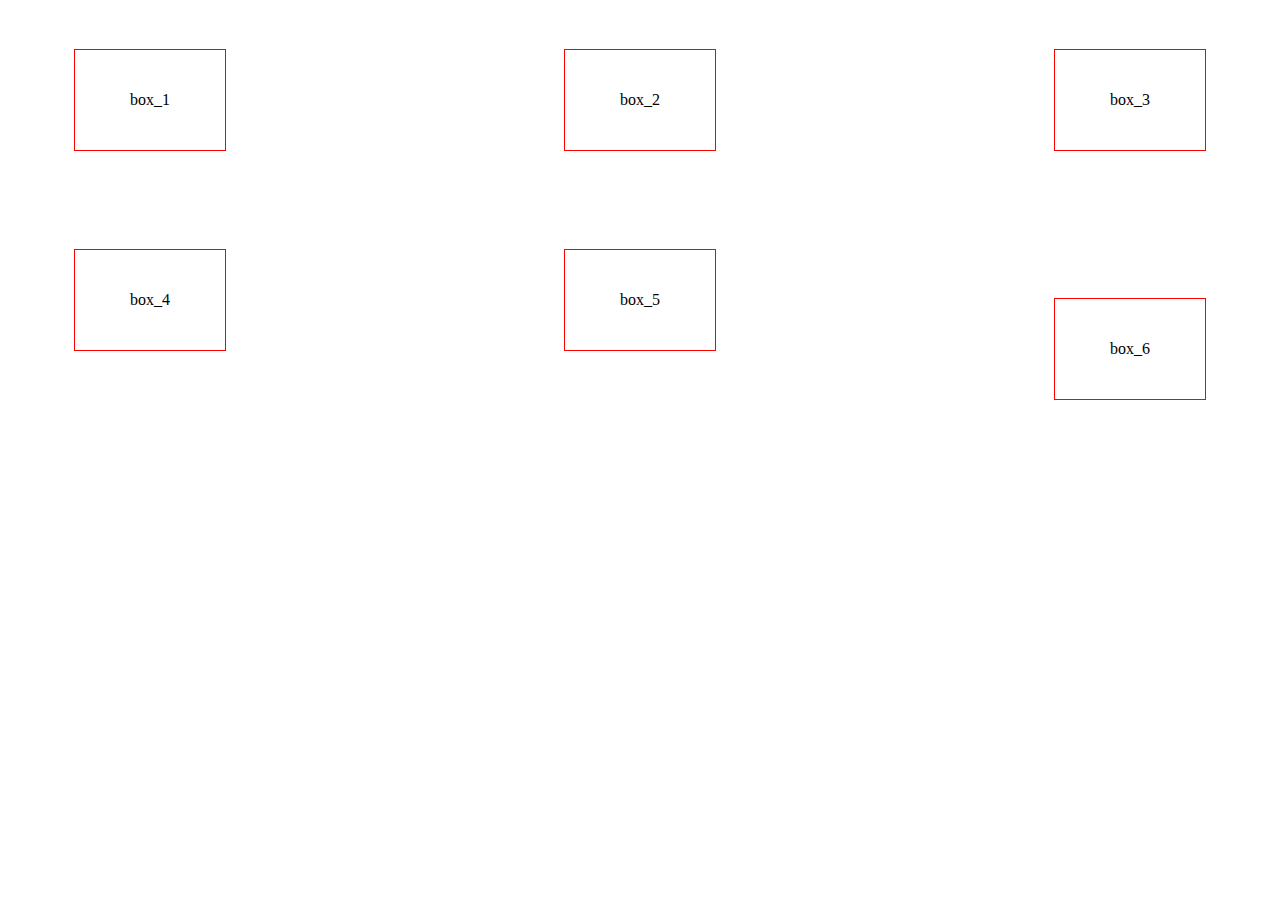
<file: lesson2/prakr_2/index..html>
<!DOCTYPE html>
<html lang="en">
<head>
    <meta charset="UTF-8">
    <meta name="viewport" content="width=device-width, initial-scale=1.0">
    <title>Document</title>
    <link rel="stylesheet" href="./style.css">
</head>
<body>
    <div class="mein">
        <div class="imt itm1">box_1</div>
        <div class="imt itm2">box_2</div>
        <div class="imt itm3">box_3</div>
        <div class="imt itm4">box_4</div>
        <div class="imt itm5">box_5</div>
        <div class="imt itm6">box_6</div>
    </div>
    
</body>
</html>
</file>
<file: Examen_4/style.css>
* {
  padding: 0;
  margin: 0;
  font-family: sans-serif;
}
menu {
  height: 100px;
  display: flex;
  justify-content: space-between;
  align-items: center;
}
.box1 {
  padding: 20px 3%;
  display: flex;
  justify-content: space-between;
  font-size: 25px;
  width: 8%;
}
menu a {
  text-decoration: none;
  font-size: 20px;
  color: rgb(48, 48, 48);
}
.box2 {
  font-size: 18px;
  text-transform: uppercase;
}
.box2 h1 {
  font-weight: 100;
}
.box3 {
  display: flex;
  justify-content: space-between;
  align-items: center;
  width: 29%;
}
.button1 {
  font-size: 16px;
  padding: 15px 30px;
  background-color: transparent;
  border: 1px solid rgb(134, 134, 134);
}
.box3 p i {
  margin: 0 8px;
}
.box3 button {
  margin: 0 30px;
}
.icon_media1 {
  display: none;
}
.body1 {
  background-image: url(./Mask\ Group.png);
  background-repeat: no-repeat;
  padding: 130px 0 60px;
  text-align: center;
  color: #fff;
}
.body1 h1 {
  font-size: 40px;
  font-weight: 600;
}
.body1 p {
  margin-top: 20px;
}
.body1 button {
  padding: 15px 30px;
  margin: 40px 0;
  background-color: transparent;
  border-color: rgb(250, 250, 250);
  color: #fff;
}
.image1 {
  text-align: center;
  margin: 50px 0;
}
.h11 {
  text-align: center;
  font-weight: 600;
  color: rgb(13, 13, 88);
  font-size: 40px;
  margin: 80px 0 30px;
}
.body2 {
  margin: 20px 150px;
}
.body2 h1 {
  font-weight: 600;
  margin: 10px;
}
.button2 {
  font-size: 16px;
  padding: 15px 30px;
  background-color: rgba(34, 52, 99, 1);
  border: none;
  color: #fff;
  margin-right: 20px;
}
.bitonho1 {
  margin-bottom: 100px;
}
.list1 {
  display: grid;
  grid-template-columns: repeat(2, 46%);
  grid-template-rows: repeat(4, 50px);
  gap: 0 30px;
  border-top: 2px solid rgba(29, 80, 156, 1);
  color: rgba(29, 80, 156, 1);
  align-items: end;
  font-size: 20px;
}
ul li {
  margin-left: 20px;
}
.body3 {
  background-image: url(./image\ 11.png);
}
.cont1 {
  background-image: url(./Rectangle\ 178.png);
  padding: 80px 100px;
  display: grid;
  grid-template-columns: repeat(3, 300px);
  grid-template-rows: 150px;
  justify-content: space-between;
  align-items: stretch;
  text-align: center;
}
.bo1 {
  background-color: transparent;
  border: 1px solid blue;
  width: 100%;
  display: flex;
  flex-direction: column;
  justify-content: center;
}
.bo1 h1 {
  font-weight: 600;
  margin-bottom: 10px;
  color: rgba(34, 52, 99, 1);
}
.bo1 p {
  font-size: 12px;
}
.yurist {
  display: grid;
  grid-template-columns: repeat(4, 1fr);
  grid-template-rows: 330px;
}
.profel {
  text-align: center;
  font-size: 13px;
  padding: 0 50px;
  margin-top: 50px;
}
.profel img {
  margin-bottom: 10px;
}
.profel h3 {
  font-weight: 600;
  font-size: 18px;
  margin-bottom: 10px;
}
.butn2 {
  text-align: center;
}
.button2 i {
  margin-right: 20px;
}
.savol {
  font-size: 20px;
  width: 60%;
  margin: auto;
}
.savol p i {
  margin-left: 97%;
  font-size: 35px;
}
.savol p {
  display: flex;
  flex-direction: column;
  border-bottom: 1px solid rgb(121, 121, 121);
}
.t1 {
  display: flex;
}
.body4 {
  background-image: url(./Mask\ Group2.png);
  background-repeat: no-repeat;
  text-align: center;
  color: #fff;
  margin-top: 100px;
  padding: 60px;
  font-size: 20px;
}
.body4 p {
  font-size: 15px;
  margin: 30px 0;
  line-height: 30px;
}
.buton3 {
  font-size: 17px;
  padding: 15px 50px;
}
.buton3 i {
  margin-right: 10px;
}
.body5 {
  margin-top: 100px;
  display: grid;
  grid-template-columns: 20px 40% 40% 20px;
  grid-template-rows: 300px;
  justify-content: space-between;
  align-items: center;
  padding: 0 40px;
}
.df {
  display: flex;
  align-items: center;
}
.df h2 {
  margin-left: 20px;
}
.lyudmila, .elana {
  border: 1px solid rgba(29, 80, 156, 1);
  padding: 60px;
  line-height: 30px;
}
.elana {
  padding-bottom: 150px;
}
.body5 p {
  margin-top: 20px;
  font-family: sans-serif;
}
.nuqta {
  display: none;
}
.body6 {
  margin: 200px auto 100px;
  width: 60%;
  line-height: 28px;
}
.body6 p {
  margin-top: 20px;
}
.flex {
  display: flex;
  justify-content: space-between;
  border-bottom: #cccccc solid 1px;
  padding: 15px 10px;
}
.h13 {
  text-align: left;
}
.button4 {
  margin-top: 50px;
}
.body7 {
  background-color: rgba(39, 49, 71, 1);
  color: #fff;
  display: flex;
  align-items: center;
}
.boxx1 {
  background-color: rgba(21, 30, 51, 1);
  width: 18%;
  padding: 20px;
  text-align: center;
  position: relative;
  left: 0px;
  bottom: 30px;
}
.in1 p {
  margin-top: 20px;
}
.h6 {
  text-transform: uppercase;
  width: 48%;
  font-size: 25px;
  font-weight: 100;
  margin: auto;
  border-bottom: 1px solid rgb(82, 82, 82);
  border-top: 1px solid rgb(80, 80, 80);
  margin-bottom: 30px;
}
.tel {
  font-weight: 100;
  border-top: 1px solid rgb(80, 80, 80);
  padding-top: 30px;
}
.adres {
  font-weight: 100;
  margin-top: 5px;
  margin-bottom: 20px;
}
.adres2 {
  line-height: 30px;
  margin-bottom: 30px;
}
.list1 ul li i {
  display: none;
}
.n5 {
  display: none;
}
.name {
  font-size: 30px;
}
.body7 {
  display: flex;
  justify-content: space-around;
}
.informatsia {
  display: flex;
  justify-content: space-between;
  width: 35%;
}
.icon_pas i {
  font-size: 40px;
  margin: 10px;
  margin-bottom: 150px;
  color: rgb(214, 214, 214);
}
#img {
  width: 100%;
}
button:hover {
  box-shadow: 0 0 10px rgb(10, 10, 10);
  border-radius: 10px;
}
a {
  text-decoration: none;
  color: #fff;
}
a:hover {
  color: rgb(255, 7, 7);
  font-weight: 600;
  font-family: sans-serif;
}
footer {
  display: flex;
  width: 60%;
  justify-content: space-between;
  margin: 20px 50px;
}
@media (max-width: 500px) {
  .language {
    display: none;
  }
  .box2 {
    margin-right: 100px;
  }
  .body2 {
    margin: 0;
  }
  .name {
    text-align: center;
    font-size: 20px;
  }
  .box3 {
    display: none;
  }
  .icon_media1 {
    display: inline;
    margin-right: 10px;
  }
  .icon_media1 i {
    padding: 10px;
    font-size: 25px;
    border-radius: 100px;
    display: inline;
    border: 1px solid rgb(25, 17, 63);
    color: rgba(34, 52, 99, 1);
  }
  .body1 {
    background-position: bottom;
    text-align: left;
    padding: 150px 20px 50px;
  }
  .body1 p {
    display: none;
  }
  .body1 button {
    padding: 20px 50px;
    font-size: 20px;
  }
  .image1 {
    display: flex;
    justify-content: center;
    align-items: center;
  }
  .image1 img {
    margin-left: -35px;
  }
  .h11 {
    font-size: 30px;
  }
  .cont1 {
    grid-template-columns: 1fr;
    grid-template-rows: repeat(3, 150px);
    gap: 15px 0px;
    padding: 0;
    margin: 0 10px;
  }
  .h12 {
    text-align: left;
    margin-left: 20px;
    border-bottom: 1px solid rgb(187, 187, 187);
    padding-bottom: 20px;
  }
  .yurist {
    grid-template-columns: repeat(2, 200px);
    grid-template-rows: repeat(2, 300px);
  }
  .profel {
    padding: 0;
  }
  .profel img {
    width: 150px;
  }
  .butn2 {
    display: flex;
    flex-direction: column;
    margin: 0 50px;
  }
  .button2 {
    margin: 0;
    margin-bottom: 20px;
  }
  .body4 {
    padding: 50px 0;
  }
  .body4 h1 {
    font-size: 25px;
    font-weight: 600;
  }
  .elana {
    display: none;
  }
  .lyudmila {
    padding: 50px;
  }
  .body5 {
    grid-template-columns: 10px 100% 10px;
    grid-template-rows: 300px;
  }
  .nuqta {
    text-align: center;
    display: block;
    font-size:25px;
  }
  #left {
    margin-left: 20px;
  }
  #right {
    margin-left: -20px;
  }
  .h15 {
    padding-bottom: 50px;
  }
  .body6 {
    width: 95%;
  }
  .button4 {
    margin-top: 50px;
    margin-left: 50px;
  }
  .savol {
    width: 90%;
    margin: 0 auto;
  }
  .f1 {
    display: none;
  }
  .list1 {
    grid-template-columns: 1fr;
    grid-template-rows: repeat(8, 70px);
    border: none;
    font-size: 15px;
  }
  .list1 ul li {
    display: flex;
    justify-content: space-between;
    border-bottom: 1px solid rgb(185, 185, 185);
    padding: 25px 0;
    margin-right: 20px;
    list-style: circle;
  }
  .list1 ul li i {
    display: block;
  }
  .bitonho1 {
    margin: 30px 20px;
  }
  .bitonho1 button {
    margin: 0 10px;
  }
  .body4 {
    background-position: center;
    background-repeat: no-repeat;
  }
  .body7 {
    flex-direction: column;
  }
  .boxx1 {
    width: 70%;
  }
  .informatsia {
    display: none;
  }
  .icon_pas i {
    margin: 20px;
  }
  #img {
    height: 3 00px;
  }
  footer {
    display: none;
  }
}
</file>
<file: lesson1/home/style.css>
* {
  margin: 0px;
  padding: 0;
  background-color: rgb(3, 3, 32);
}
body {
  margin: 30px 300px;
}
.cintener {
  margin-top: 200px;
  display: flex;
  justify-content: center;
  display: grid;
  grid-template-columns: 200px 200px 200px 200px;
  grid-template-rows: 200px 200px 200px;
  gap: 20px 20px;
}
.box {
  border-radius: 50px;
}
.box1 {
  grid-row: 1/4;
  background-color: chartreuse;
}
.box2 {
  grid-column: 2/4;
  background-color: chartreuse;
}
.box3 {
  background-color: red;
}
.box4 {
  background-color: gold;
}
.box5 {
  background-color: red;
}
.box6 {
  background-color: chartreuse;
  grid-row: 2/4;
  grid-column: 4/5;
}
.box7 {
  background-color: red;
}
.box8 {
  background-color: gold;
}
.box:hover{
  background-color: rgb(3, 3, 32);
  transition: 3s;
  border-radius: 0px;
  box-shadow: 0px 0px 40px rgba(255, 255, 255, 0.658);
}
</file>
<file: lesson3/practica/style.css>
* {
  margin: 0;
  padding: 0;
  font-family: sans-serif;
}
menu {
  height: 100px;
  display: flex;
  justify-content: space-between;
  align-items: center;
  padding: 0 30px;
}
.menyu {
  width: 500px;
  display: flex;
  justify-content: space-between;
  font-size: 20px;
}
.menyu a {
  text-decoration: none;
  color: #333;
}
menu button {
  font-size: 20px;
  padding: 17px 50px;
  background-color: transparent;
  border-radius: 10px;
}
.body1 {
  display: grid;
  grid-template-columns: 1fr 1fr;
  grid-template-rows: 500px;
  padding: 0 100px;
}
.img2{
    margin-top: -50px;
    width: 600px;
}
.text1 {
  display: flex;
  flex-direction: column;
  justify-content: space-around;
  padding-top:50px; 
  width: 80%;
}
.img1 {
  width: 70px;
  height: 70px;
  margin-top: 50px;
}
.box1 {
  display: flex;
}
.box1 h1 {
  font-size: 50px;
}
.body1 {
  font-size: 20px;
}
.text1 button{
    font-size: 20px;
    padding: 20px;
    border-radius: 10px;
    background-color: rgba(38, 50, 56, 1);
    /* border-color: rgb(14, 163, 59); */
    color: white;
}
.h11{
    text-align: center;
    margin-top: 100px;
    font-size: 40px;
    margin-bottom: 50px;
}
.boxx{
    width: 30%;
    background-color: aquamarine;
}
.body2{
  background-color: rgb(255, 255, 255);
  display: flex;
  justify-content: space-around;
  flex-wrap: wrap;
}
.box11{
  width: 28%;
  height: 700px;
  background-color:rgba(245, 245, 245, 1)  ;
  display: flex;
  flex-direction: column;
  justify-content: space-around;
  padding: 20px;
}
.button2{
  width: 60%;
  font-size: 20px;
  padding: 10px 30px;
  background-color: rgba(38, 50, 56, 1);
  color: white;
  border: none;
  border-radius: 10px;
}
.box2{
  width: 28%;
  height: 400px;
  background-color: rgba(245, 245, 245, 1);
  padding: 0 30px;
}
.box2 img{
  width: 200px;
  margin-left: 150px;
}
.box2 p{
  margin: 20px 0;
}
.box3{
  width: 28%;
  height: 400px;
  background-color: rgba(245, 245, 245, 1);
  padding-left: 20px;

}
.box3 img{
  width: 300px;
}
.box3 p{
  width: 300px;
}
.box3 button{
  margin-top: 20px;
}
.box4{
  width: 70%;
  height: 320px;
  background-color: rgba(245, 245, 245, 1);
  margin: -320px 10px 0 430px;
  display: flex;
  /* align-items: center; */
}
.text3{
  display: flex;flex-direction: column;
  justify-content: space-around;
  padding: 20px;
}
.h11{
  text-align: center;
}

.bo1, .bo2,.bo3{
  width: 30%;
}
</file>
<file: lesson1/pract/style.css>
*{
  padding: 0;margin: 0;
}
body{
  display: flex;
  flex-direction: column;
  align-items: center;
  text-align: center;

}

.contener1{
  display: flex;
}
.a1{
  width: 200px;
  height: 200px;
  border-radius: 100%;
  background-color: gold;
  display: flex;
  align-items: stretch;
  flex-direction: column;
  justify-content: center;
}
.a11{
  background-color: rgb(156, 209, 103);
  position: relative;
  top: 20px;
  display: flex;
  align-items: stretch;
  flex-direction: column;
  justify-content: center;
}

.a33{
  position: relative;
  top: 80px;
  height: 80px;
  width: 80px;
  border-radius: 100%;
  background-color: rgb(101, 101, 158);
  display: flex;
  align-items: stretch;
  flex-direction: column;
  justify-content: center;
  font-size: 5px;
  
}
.a333{
  background-color: rgb(185, 85, 85);
  border-radius: 100%;
  height: 100px;
  width: 100px;
  position: relative;
  top: 70px;
  right: 3px;
  display: flex;
  align-items: stretch;
  flex-direction: column;
  justify-content: center;
  font-size: 5px;
}
.contener2{
  display: flex;
}
.b1{
  width: 220px;
  height:  220px; 
  border-radius: 100%;
  background-color: rgb(168, 125, 32);
 
}
.bb1{
  position: relative;
  top: -25px;
  left: 7px;
  display: flex;
  align-items: stretch;
  flex-direction: column;
  justify-content: center;
  font-size: 15px;
}
.bbb1{
  position: relative;
  top: -40px;
  left: 10px;
  display: flex;
  align-items: stretch;
  flex-direction: column;
  justify-content: center;
  font-size: 20px;
}
.bbbb1{
  width: 280px;
  height:  280px; 
  border-radius: 100%;
  background-color: rgb(42, 128, 31);
  position: relative;
  left: 10px;
  display: flex;
  align-items: stretch;
  flex-direction: column;
  justify-content: center; font-size: 25px;
}
.b44{
  width:100px;;
  height: 100px;
  border-radius: 100%;
  background-color: rgb(38, 32, 122);
  position: relative;
  left: 10px;
  top: -30px;
  display: flex;
  align-items: stretch;
  flex-direction: column;
  justify-content: center;
  font-size: 10px;
}
.ab1{
  width:180px;;
  height: 180px;
  border-radius: 100%;
  background-color: rgb(212, 34, 197);
  position: relative;
  top: 70px;
  left: 115px;
  display: flex;
  align-items: stretch;
  flex-direction: column;
  justify-content: center;

}
.ab2{
  width:180px;;
  height: 180px;
  border-radius: 100%;
  background-color: rgb(46, 34, 212);
  position: relative;
  top: 70px;
  left: -110px;
  display: flex;
  align-items: stretch;
  flex-direction: column;
  justify-content: center;
}
.contener3{
  display: flex;

}
.c1{
  width: 500px;;
  height: 500px;
  border-radius: 100%;
  background-color: rgb(255, 0, 0);
  position: relative;
  left: 40px;
  bottom: 79px;
  display: flex;
  align-items: stretch;
  flex-direction: column;
  justify-content: center;
  font-size: 40px;

}
.c2{
  width:150px;;
  height: 150px;
  border-radius: 100%;
  background-color: rgb(221, 231, 130);
  position: relative;
  bottom: 50px;
  left: 10px;
  display: flex;
  align-items: stretch;
  flex-direction: column;
  justify-content: center;
  font-size: 10px;
}
.cc2{
  width:150px;;
  height: 150px;
  border-radius: 100%;
  background-color: rgb(31, 181, 226);
  position: relative;
  bottom: 50px;
  left: 70px;
  display: flex;
  align-items: stretch;
  flex-direction: column;
  justify-content: center;
  font-size: 10px;
}
.c3{
  width: 70px;
  height: 70px;
  border-radius: 100%;
  background-color: rgb(184, 18, 18);
  position: relative;
  bottom: 120px;
  right: 90px;
  display: flex;
  align-items: stretch;
  flex-direction: column;
  justify-content: center;
  font-size: 5px;
}
.c44{
  width: 130px;
  height: 130px;
  border-radius: 100%;
  background-color: rgb(19, 228, 30);
  position: relative;
  top: 100px;
  right:180px;
}
.c444{
  width: 130px;
  height: 130px;
  border-radius: 100%;
  background-color: rgb(196, 110, 177);
  position: relative;
  top: 130px;
  left: 320px;
}
.c45{
  width: 130px;
  height: 130px;
  border-radius: 100%;
  background-color: rgb(231, 115, 19);
  position: relative;
  left: 90px;
  top: 40px;
  
}
.c45, .c444,.c455,.c445,.c44,.c4555,.e7,.d33,.d3,.e4,.e1{
  display: flex;
  align-items: stretch;
  flex-direction: column;
  justify-content: center;
  font-size: 10px;
}
.d2,.d1{
  display: flex;
  align-items: stretch;
  flex-direction: column;
  justify-content: center;
  font-size: 30px;
}
.c445{
  width: 100px;
  height: 100px;
  border-radius: 100%;
  background-color: rgb(253, 193, 26);
  position: relative;
  right: 200px;
  top: 40px;
}
.c455{
  width: 100px;
  height: 100px;
  border-radius: 100%;
  background-color: rgb(195, 223, 33);
  position: relative;
  right: -330px;
  top: 200px;
}
.c4555{
  width: 100px;
  height: 100px;
  border-radius: 100%;
  background-color: rgb(35, 168, 53);
  position: relative;
  right: 290px;
  top: 170px;
}
.contener4{
  display: flex;
}
.d1{
  width: 500px;
  height: 500px;
  border-radius: 100%;
  background-color: rgb(241, 33, 224)  ;
  position: relative;
  bottom: 130px;
  font-size: 40px;
}
.d2{
  width: 300px;
  height: 300px;
  border-radius: 100%;
  background-color: rgb(255, 166, 0)  ;
  position: relative;
  bottom: 100px;
}
.d3{
  width: 230px;
  height: 230px;
  border-radius: 100%;
  background-color: rgb(26, 23, 192)  ;
  position: relative;
  bottom: 260px;
  right: 50px;
  font-size: 20px;
}
.d33{
  width: 180px;
  height: 180px;
  border-radius: 100%;
  background-color: rgb(255, 196, 0)  ;
  position: relative;
  bottom: 240px;
  left: 120px;
}
.d1,.d2{
  left: 40px;
}
.contener5{
  display: flex;
}
.e1{
  width: 200px;
  height: 200px;
  background-color: aqua;
  border-radius: 100%;
}
.e2{
  position: relative;
  bottom: 310px;
  right: 190px;
}
.e3{
  position: relative;
  bottom: 310px;
  left: 230px;
}
.e4{
  width: 100px;
  height: 100px;
  border-radius: 500%;
  background-color: rgb(124, 101, 153);
}
.e5{
  position: relative;
  bottom: 180px;
  left: 90px;
}
.e6{
  position: relative;
  bottom: 180px;
  right: 50px;
}
.e7{
  width: 130px;
  height: 130px;
  border-radius: 500%;
  background-color: brown;
}
.e8{
  position: relative;
  bottom: 60px;
  left: 220px;
}
.e9{
  position: relative;
  bottom: 30px;
  right: 190px;
}
</file>
<file: lesson2/prakr_2/style.css>
*{
    margin: 0;padding: 0;
}
.mein{
    display: grid;
    /* grid-template-columns: repeat(5,1fr); */
    grid-template-columns:300px 300px 300px;
    grid-template-rows:200px 200px ;
    place-items: center ;
    place-content: space-between;
    height: 300px;

}
.imt{
    border:1px solid red;
    display:flex;
    justify-content: center;
    align-items: center;
    width: 50%;
    height: 50%;
}
.itm6{
    justify-self: center;
    align-self: center;
    place-self:end center;
}
</file>
